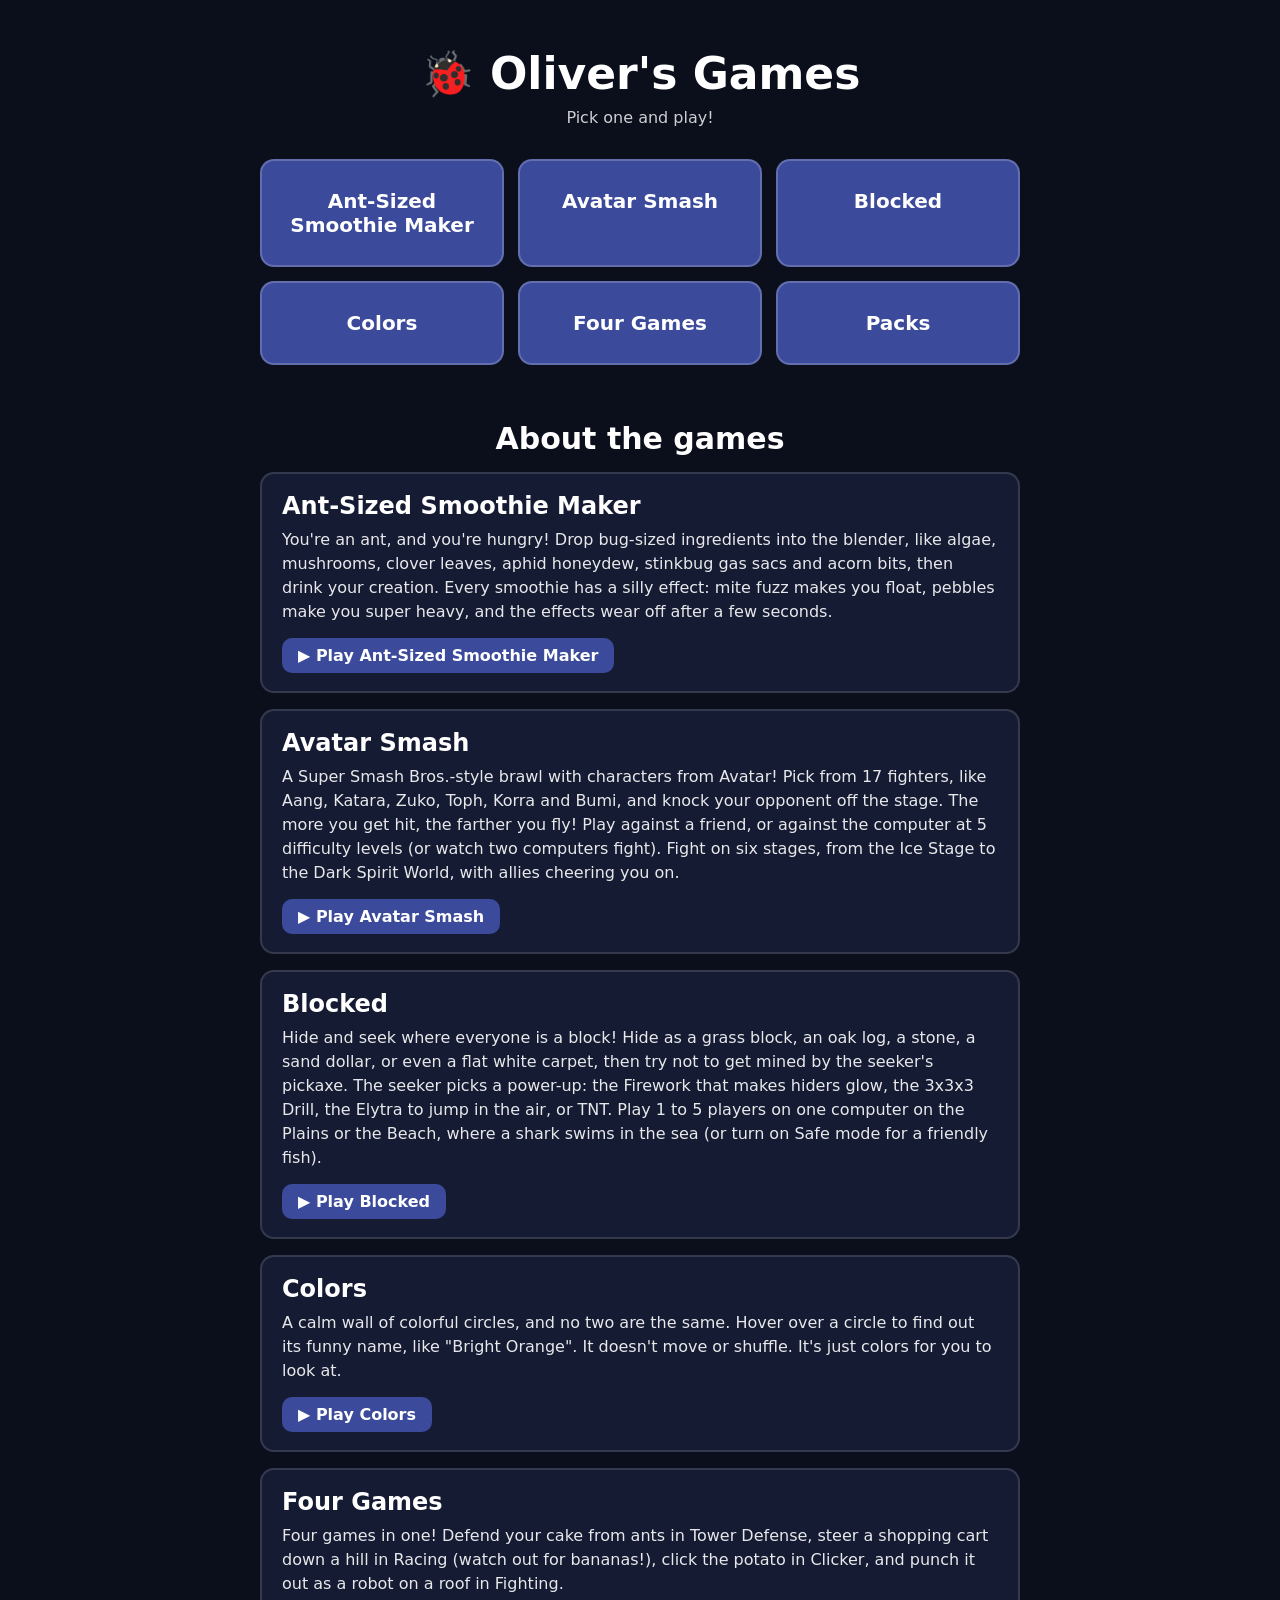
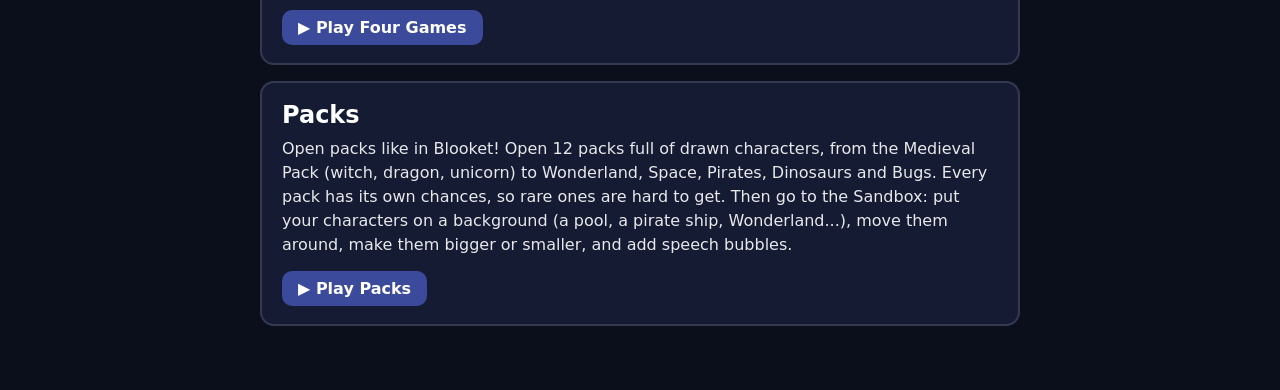
<file: index.html>
<!doctype html>
<html lang="en">
<head>
  <meta charset="UTF-8" />
  <meta name="viewport" content="width=device-width, initial-scale=1.0" />
  <title>Oliver's Games</title>
  <link rel="icon" type="image/svg+xml" href="./favicon.svg" />
  <style>
    :root { color-scheme: dark; }
    body { margin: 0; min-height: 100vh; background: #0b0f1c; color: #fff; font-family: 'Trebuchet MS', system-ui, sans-serif; text-align: center; }
    main { max-width: 760px; margin: 0 auto; padding: 48px 16px; }
    h1 { font-size: 44px; margin: 0 0 8px; }
    p { opacity: .8; margin: 0 0 32px; }
    .grid { display: grid; grid-template-columns: repeat(auto-fill, minmax(200px, 1fr)); gap: 14px; }
    .card { display: block; padding: 28px 12px; border-radius: 14px; background: #3b4a9a; color: #fff; font-weight: bold; font-size: 20px; text-decoration: none; border: 2px solid #fff3; }
    .card:hover { background: #4d5fc2; }
    .more { font-size: 30px; margin: 56px 0 8px; }
    .about { text-align: left; background: #151b33; border: 2px solid #fff2; border-radius: 14px; padding: 18px 20px; margin: 16px 0; }
    .about h3 { margin: 0 0 8px; font-size: 24px; }
    .about p { opacity: .9; margin: 0 0 14px; line-height: 1.5; }
    .play { display: inline-block; padding: 8px 16px; border-radius: 10px; background: #3b4a9a; color: #fff; font-weight: bold; text-decoration: none; }
    .play:hover { background: #4d5fc2; }
  </style>
</head>
<body>
  <main>
    <h1>🐞 Oliver's Games</h1>
    <p>Pick one and play!</p>
    <div class="grid">
      <a class="card" href="./ant-sized-smoothie-maker/">Ant-Sized Smoothie Maker</a>
      <a class="card" href="./avatar-smash/">Avatar Smash</a>
      <a class="card" href="./blocked/">Blocked</a>
      <a class="card" href="./colors/">Colors</a>
      <a class="card" href="./four-games/">Four Games</a>
      <a class="card" href="./medieval-packs/">Packs</a>
    </div>
    <h2 class="more">About the games</h2>
    <section class="about">
      <h3>Ant-Sized Smoothie Maker</h3>
      <p>You're an ant, and you're hungry! Drop bug-sized ingredients into the blender, like algae, mushrooms, clover leaves, aphid honeydew, stinkbug gas sacs and acorn bits, then drink your creation. Every smoothie has a silly effect: mite fuzz makes you float, pebbles make you super heavy, and the effects wear off after a few seconds.</p>
      <a class="play" href="./ant-sized-smoothie-maker/">▶ Play Ant-Sized Smoothie Maker</a>
    </section>
    <section class="about">
      <h3>Avatar Smash</h3>
      <p>A Super Smash Bros.-style brawl with characters from Avatar! Pick from 17 fighters, like Aang, Katara, Zuko, Toph, Korra and Bumi, and knock your opponent off the stage. The more you get hit, the farther you fly! Play against a friend, or against the computer at 5 difficulty levels (or watch two computers fight). Fight on six stages, from the Ice Stage to the Dark Spirit World, with allies cheering you on.</p>
      <a class="play" href="./avatar-smash/">▶ Play Avatar Smash</a>
    </section>
    <section class="about">
      <h3>Blocked</h3>
      <p>Hide and seek where everyone is a block! Hide as a grass block, an oak log, a stone, a sand dollar, or even a flat white carpet, then try not to get mined by the seeker's pickaxe. The seeker picks a power-up: the Firework that makes hiders glow, the 3x3x3 Drill, the Elytra to jump in the air, or TNT. Play 1 to 5 players on one computer on the Plains or the Beach, where a shark swims in the sea (or turn on Safe mode for a friendly fish).</p>
      <a class="play" href="./blocked/">▶ Play Blocked</a>
    </section>
    <section class="about">
      <h3>Colors</h3>
      <p>A calm wall of colorful circles, and no two are the same. Hover over a circle to find out its funny name, like &quot;Bright Orange&quot;. It doesn't move or shuffle. It's just colors for you to look at.</p>
      <a class="play" href="./colors/">▶ Play Colors</a>
    </section>
    <section class="about">
      <h3>Four Games</h3>
      <p>Four games in one! Defend your cake from ants in Tower Defense, steer a shopping cart down a hill in Racing (watch out for bananas!), click the potato in Clicker, and punch it out as a robot on a roof in Fighting.</p>
      <a class="play" href="./four-games/">▶ Play Four Games</a>
    </section>
    <section class="about">
      <h3>Packs</h3>
      <p>Open packs like in Blooket! Open 12 packs full of drawn characters, from the Medieval Pack (witch, dragon, unicorn) to Wonderland, Space, Pirates, Dinosaurs and Bugs. Every pack has its own chances, so rare ones are hard to get. Then go to the Sandbox: put your characters on a background (a pool, a pirate ship, Wonderland...), move them around, make them bigger or smaller, and add speech bubbles.</p>
      <a class="play" href="./medieval-packs/">▶ Play Packs</a>
    </section>
  </main>
</body>
</html>
</file>
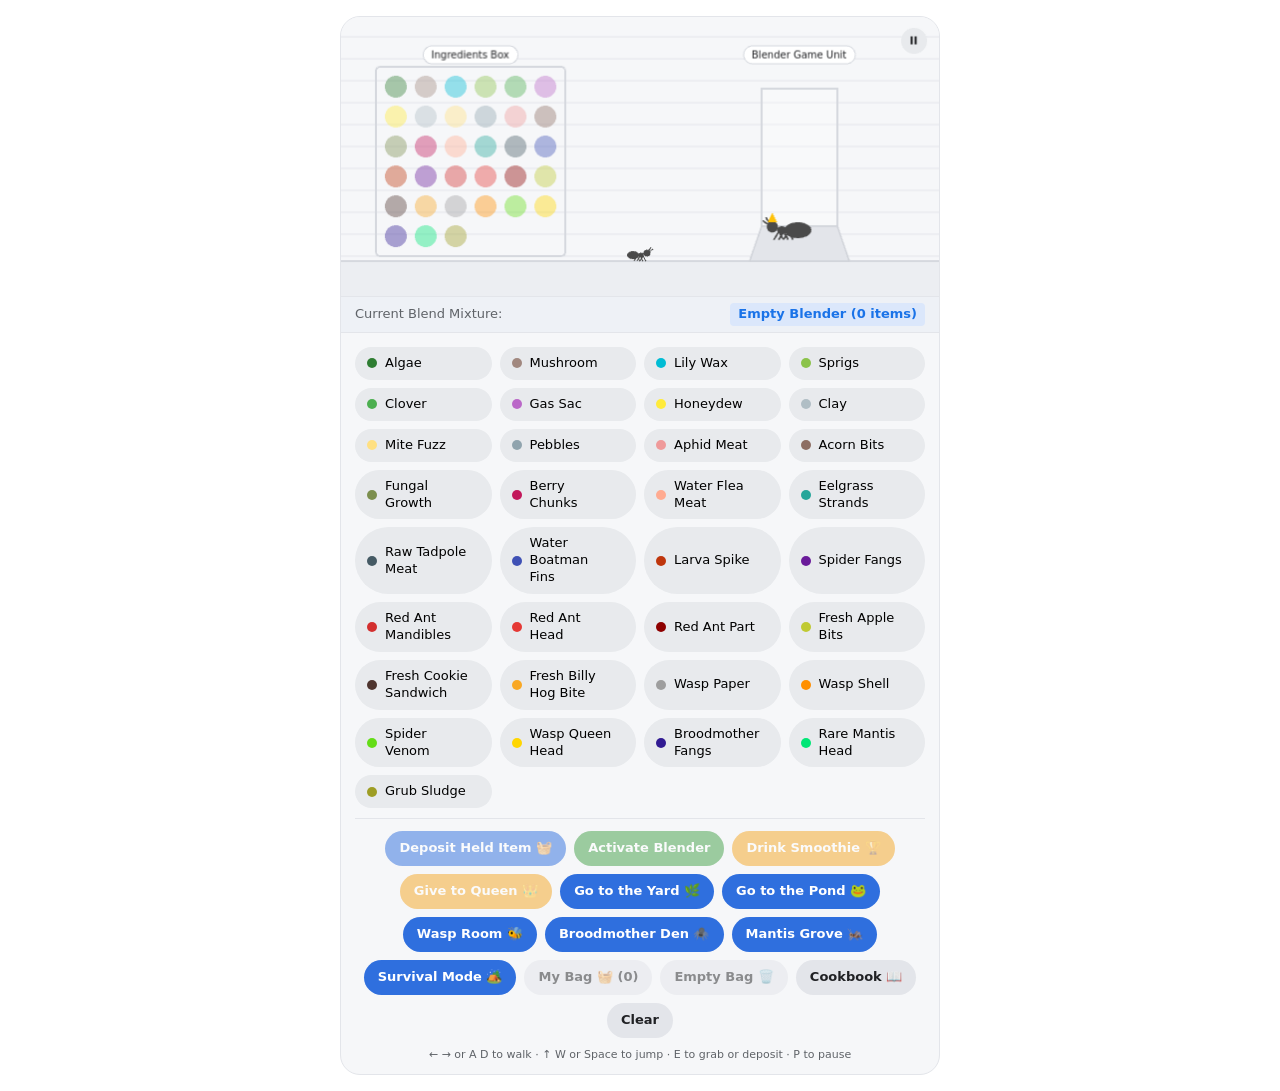
<file: ant-sized-smoothie-maker/index.html>
<!doctype html>
<html lang="en">
<head>
  <meta charset="UTF-8" />
  <meta name="viewport" content="width=device-width, initial-scale=1.0" />
  <title>Ant-Sized Smoothie Maker</title>
  <script type="module" crossorigin src="./assets/index-BK2VKX5X.js"></script>
  <link rel="stylesheet" crossorigin href="./assets/index-DWVWQAvm.css">
  <link rel="icon" type="image/svg+xml" href="../favicon.svg" />
</head>
<body>
  <main class="card">
    <div id="stage"></div>
    <section id="haul-bar" class="haul-bar" hidden>
      <span id="haul-text"></span>
      <button id="haul-free" class="link-btn">Back to free mode</button>
    </section>
    <section id="yard-bar" class="yard-bar">
      <span id="adventure-text"></span>
      <span>
        <button id="yard-done" class="link-btn">I'm done</button>
        <button id="yard-leave" class="link-btn">Back to the room</button>
      </span>
    </section>
    <section class="mixture-bar">
      <span>Current Blend Mixture: <span id="mixture-text"></span></span>
      <button id="empty-blender" class="link-btn">Empty Blender (0 items)</button>
    </section>
    <section id="pills" class="pills"></section>
    <footer class="actions">
      <button id="deposit" class="act blue">Deposit Held Item 🧺</button>
      <button id="blend" class="act green">Activate Blender</button>
      <button id="drink" class="act yellow">Drink Smoothie 🏆</button>
      <button id="give-queen" class="act yellow">Give to Queen 👑</button>
      <button id="yard-btn" class="act blue">Go to the Yard 🌿</button>
      <button id="pond-btn" class="act blue">Go to the Pond 🐸</button>
      <button id="wasp-btn" class="act blue">Wasp Room 🐝</button>
      <button id="brood-btn" class="act blue">Broodmother Den 🕷️</button>
      <button id="mantis-btn" class="act blue">Mantis Grove 🦗</button>
      <button id="mode-btn" class="act blue">Survival Mode 🏕️</button>
      <button id="bag-btn" class="act gray">My Bag 🧺 (0)</button>
      <button id="bag-empty" class="act gray">Empty Bag 🗑️</button>
      <button id="cookbook-btn" class="act gray">Cookbook 📖</button>
      <button id="clear" class="act gray">Clear</button>
    </footer>
    <p class="help">← → or A D to walk · ↑ W or Space to jump · E to grab or deposit · P to pause</p>
  </main>
  <dialog id="cookbook" class="cookbook"></dialog>
  <dialog id="yard-results" class="cookbook"></dialog>
</body>
</html>
</file>
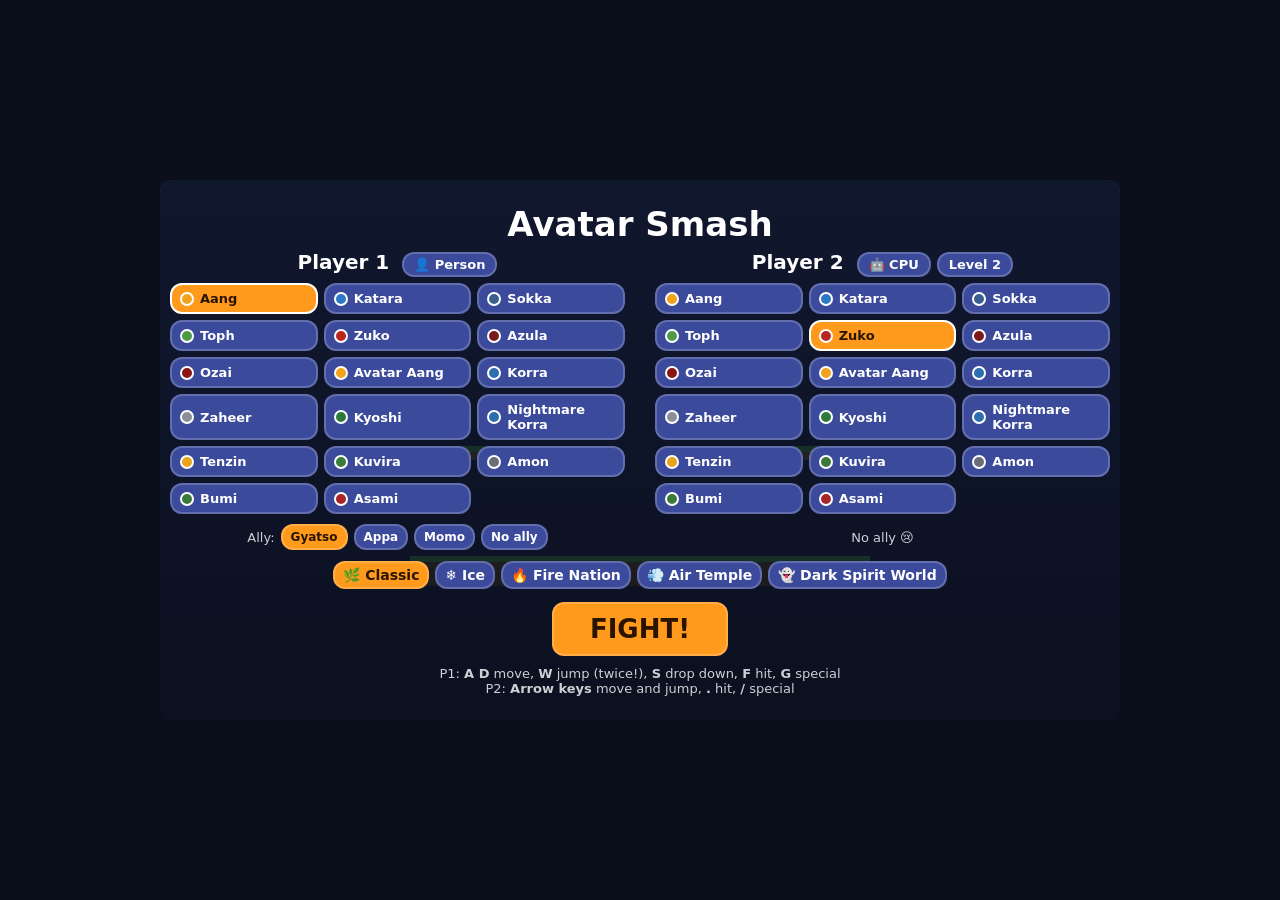
<file: avatar-smash/index.html>
<!doctype html>
<html lang="en">
<head>
  <meta charset="UTF-8" />
  <meta name="viewport" content="width=device-width, initial-scale=1.0" />
  <title>Avatar Smash</title>
  <script type="module" crossorigin src="./assets/index-nmYDC2Op.js"></script>
  <link rel="stylesheet" crossorigin href="./assets/index-BoXZ_bTL.css">
  <link rel="icon" type="image/svg+xml" href="../favicon.svg" />
</head>
<body>
  <main>
    <canvas id="stage" width="960" height="540"></canvas>
    <button id="end" class="small" hidden>End battle</button>

    <section id="select">
      <h1>Avatar Smash</h1>
      <div class="cols">
        <div class="col">
          <h2>Player 1 <button id="cpu1" class="small"></button><button id="lv1" class="small"></button></h2>
          <div id="p1list" class="list"></div>
          <div id="a1" class="allies"></div>
        </div>
        <div class="col">
          <h2>Player 2 <button id="cpu" class="small"></button><button id="lv2" class="small"></button></h2>
          <div id="p2list" class="list"></div>
          <div id="a2" class="allies"></div>
        </div>
      </div>
      <div id="stages" class="allies"></div>
      <button id="fight" class="big">FIGHT!</button>
      <p class="hint">P1: <b>A D</b> move, <b>W</b> jump (twice!), <b>S</b> drop down, <b>F</b> hit, <b>G</b> special<br />
        P2: <b>Arrow keys</b> move and jump, <b>.</b> hit, <b>/</b> special</p>
    </section>

    <section id="over" hidden>
      <h2 id="winner"></h2>
      <div class="row">
        <button id="rematch" class="big">Rematch</button>
        <button id="again">Pick fighters</button>
      </div>
    </section>
  </main>
</body>
</html>
</file>
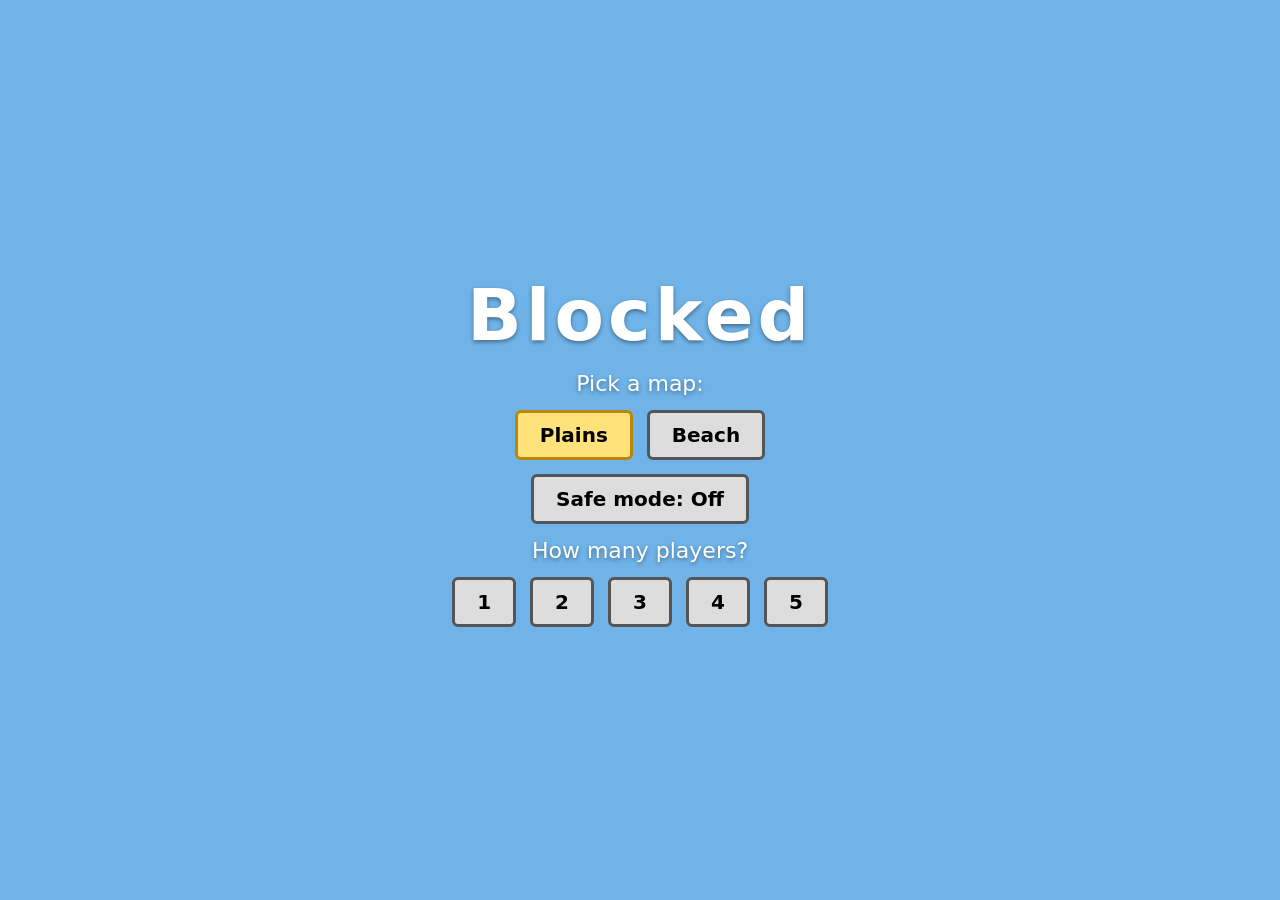
<file: blocked/index.html>
<!doctype html>
<html lang="en">
<head>
  <meta charset="UTF-8" />
  <meta name="viewport" content="width=device-width, initial-scale=1.0" />
  <title>Blocked</title>
  <script type="module" crossorigin src="./assets/index-h0j9h-2n.js"></script>
  <link rel="stylesheet" crossorigin href="./assets/index-DqCQk56e.css">
  <link rel="icon" type="image/svg+xml" href="../favicon.svg" />
</head>
<body>
  <main id="app">
    <div id="view"></div>
    <div id="hud" hidden>
      <p id="status"></p>
      <p id="message"></p>
      <div id="crosshair"></div>
      <div id="minebar" hidden><i></i></div>
      <button id="end-turn" hidden>I'm hidden! (end turn)</button>
      <button id="give-up" hidden>Give up</button>
      <p id="hint"></p>
    </div>
    <section id="menu" class="panel">
      <h1>Blocked</h1>
      <p>Pick a map:</p>
      <div class="row"><button id="map-plains" class="sel">Plains</button><button id="map-beach">Beach</button></div>
      <div class="row"><button id="safe-toggle">Safe mode: Off</button></div>
      <p>How many players?</p>
      <div class="row">
        <button id="players-1">1</button><button id="players-2">2</button><button id="players-3">3</button><button id="players-4">4</button><button id="players-5">5</button>
      </div>
    </section>
    <section id="seeker-pick" class="panel" hidden>
      <h2>Who wants to be the seeker?</h2>
      <div class="row" id="seeker-buttons"></div>
    </section>
    <section id="block-pick" class="panel" hidden>
      <h2 id="pick-title"></h2>
      <div class="row" id="block-buttons"></div>
    </section>
    <section id="powerup-pick" class="panel" hidden>
      <h2>Seeker: pick a power-up</h2>
      <div class="row"><button id="powerup-firework">🎆 Firework<br><small>Everyone within 10 blocks glows forever. Press G. 1 use.</small></button><button id="powerup-drill">⛏️ Drill<br><small>Hold G: mines a 3 x 3 x 3 cube in 1 second. Unlimited.</small></button><button id="powerup-elytra">🪽 Elytra<br><small>Press Space in the air to jump again and again, up to 30 blocks high.</small></button><button id="powerup-tnt">💥 TNT<br><small>Press G to place TNT. It blows up in 5 seconds and breaks a 7 x 7 x 7 cube. 3 uses.</small></button></div>
    </section>
    <section id="cover" hidden><button id="cover-btn"></button></section>
    <section id="over" class="panel" hidden>
      <h2 id="over-title"></h2>
      <p id="over-text"></p>
      <button id="again">Play again</button>
    </section>
  </main>
</body>
</html>
</file>
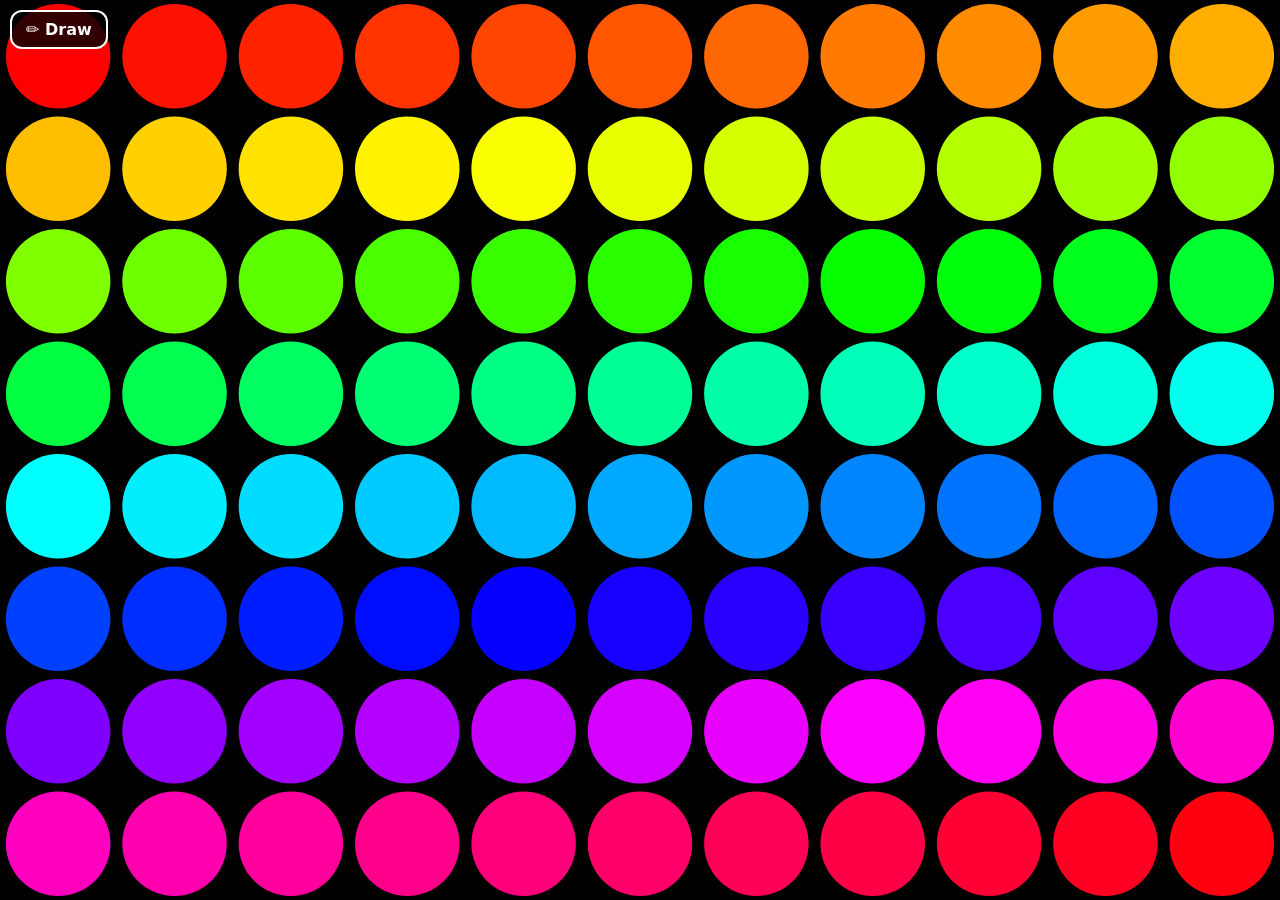
<file: colors/index.html>
<!doctype html>
<html lang="en">
<head>
  <meta charset="UTF-8" />
  <meta name="viewport" content="width=device-width, initial-scale=1.0" />
  <title>Colors</title>
  <script type="module" crossorigin src="./assets/index-BxC6El2W.js"></script>
  <link rel="stylesheet" crossorigin href="./assets/index-CsyaFGZX.css">
  <link rel="icon" type="image/svg+xml" href="../favicon.svg" />
</head>
<body>
  <canvas id="colors"></canvas>
  <div id="bar">
    <button id="draw">✏️ Draw</button>
    <span id="tools" hidden>
      <button id="clear">🧹 Clear</button>
    </span>
  </div>
  <div id="palette" hidden></div>
  <div id="tip" hidden></div>
</body>
</html>
</file>
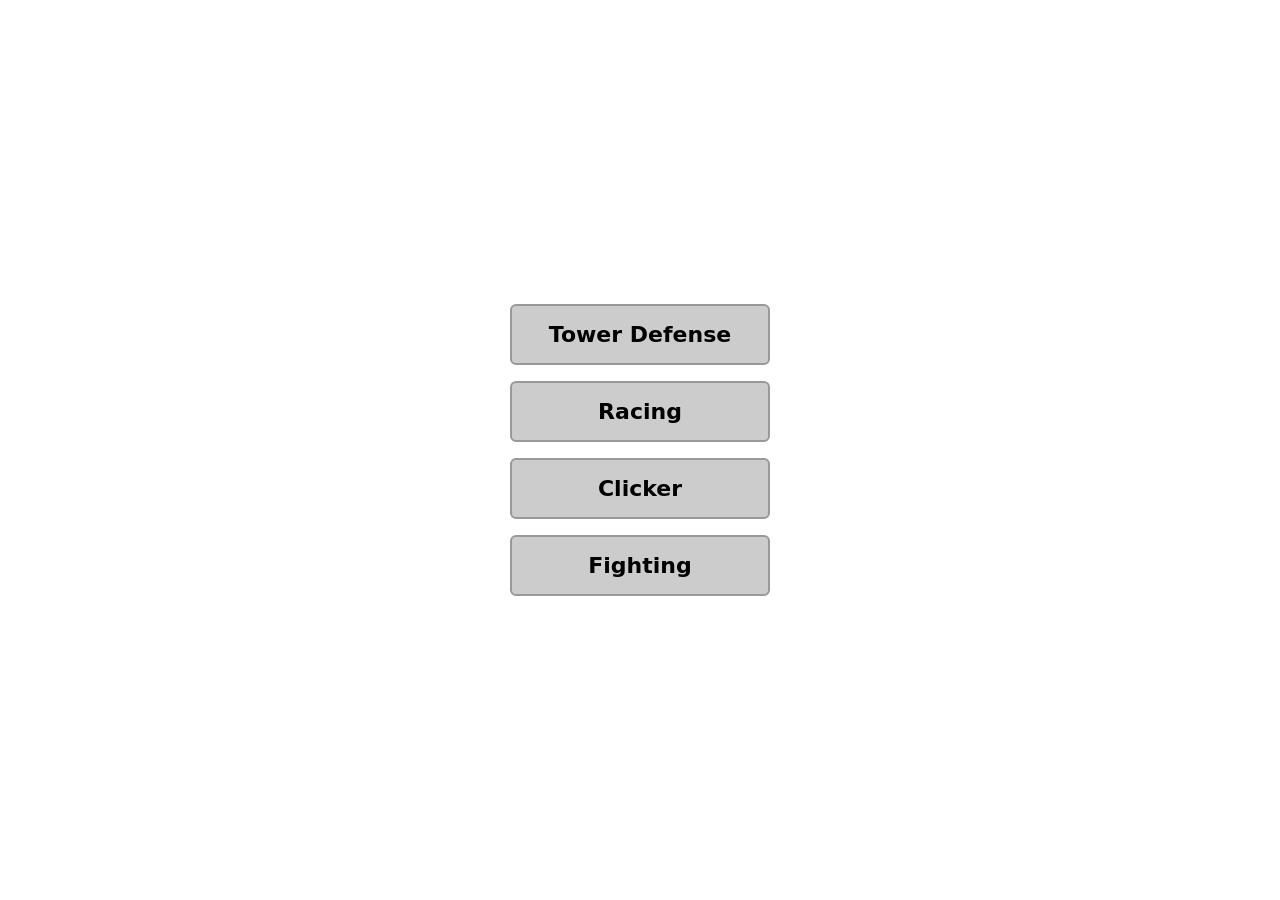
<file: four-games/index.html>
<!doctype html>
<html lang="en">
<head>
  <meta charset="UTF-8" />
  <meta name="viewport" content="width=device-width, initial-scale=1.0" />
  <title>Four Games</title>
  <script type="module" crossorigin src="./assets/index-CEGMVfKR.js"></script>
  <link rel="stylesheet" crossorigin href="./assets/index-CpRWCU0I.css">
  <link rel="icon" type="image/svg+xml" href="../favicon.svg" />
</head>
<body>
  <main id="menu">
    <button data-game="Tower Defense">Tower Defense</button>
    <button data-game="Racing">Racing</button>
    <button data-game="Clicker">Clicker</button>
    <button data-game="Fighting">Fighting</button>
  </main>
  <section id="game" hidden>
    <button id="back">Back</button>
    <h1 id="title"></h1>
    <div id="arena"></div>
  </section>
</body>
</html>
</file>
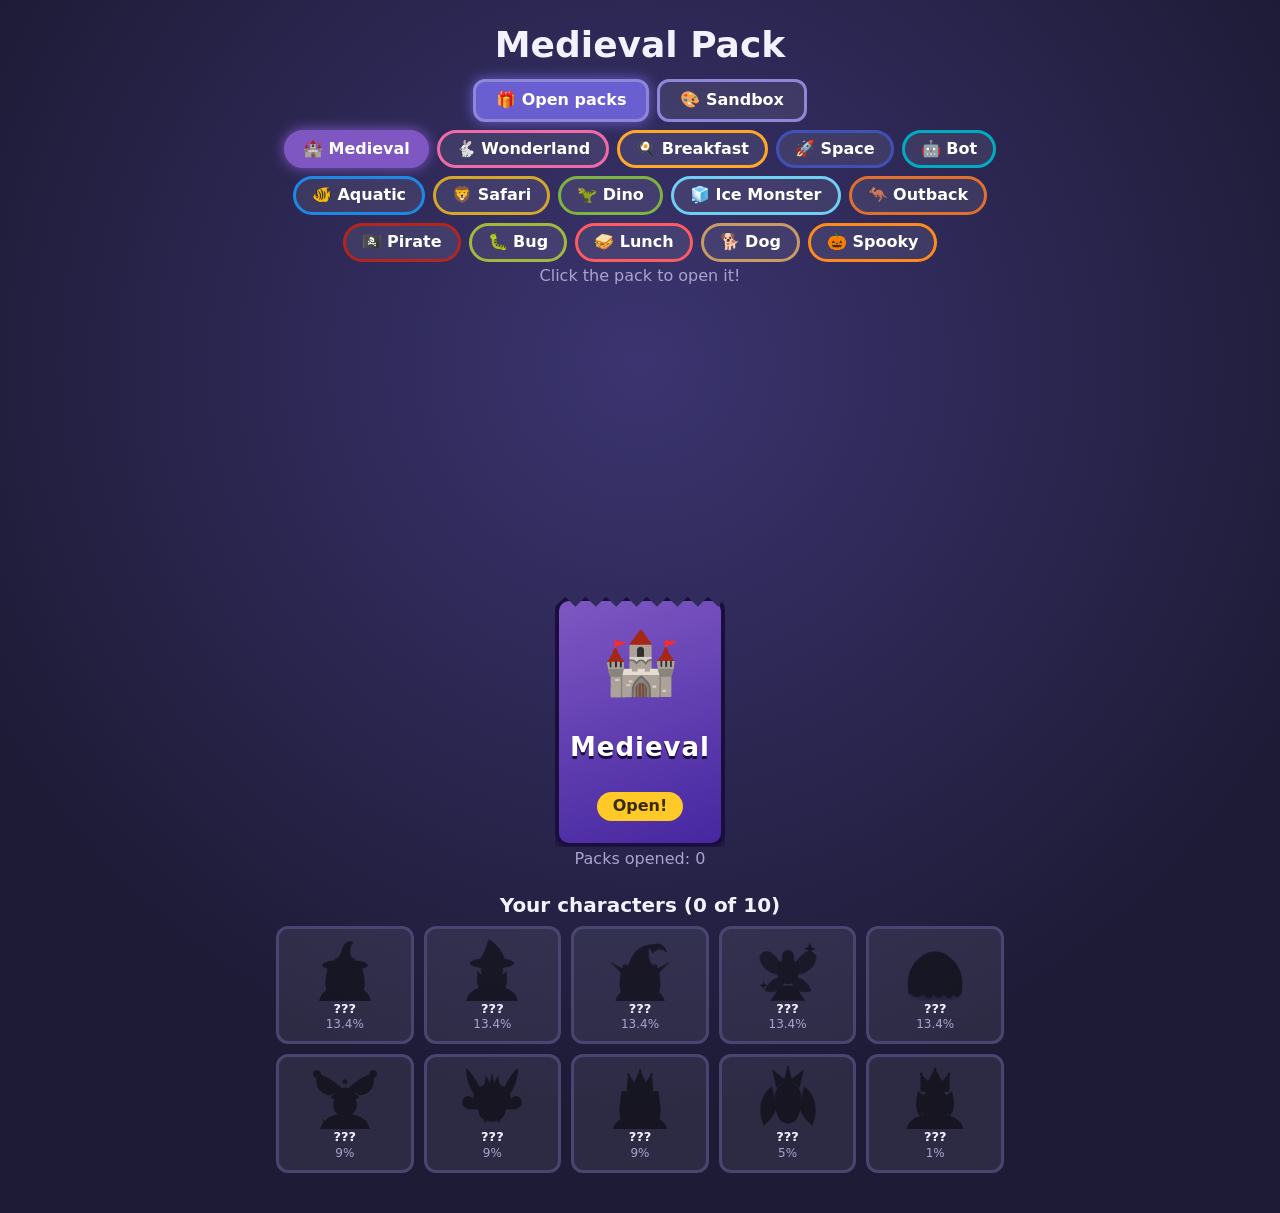
<file: medieval-packs/index.html>
<!doctype html>
<html lang="en">
<head>
  <meta charset="UTF-8" />
  <meta name="viewport" content="width=device-width, initial-scale=1.0" />
  <title>Packs</title>
  <script type="module" crossorigin src="./assets/index-DWYzNgu1.js"></script>
  <link rel="stylesheet" crossorigin href="./assets/index-SjKaMNK5.css">
  <link rel="icon" type="image/svg+xml" href="../favicon.svg" />
</head>
<body>
  <div id="leaves" aria-hidden="true"></div>
  <main class="room">
    <h1 id="title">Medieval Pack</h1>
    <nav class="modes" id="modes" aria-label="Choose what to do">
      <button id="mode-packs" class="on">🎁 Open packs</button>
      <button id="mode-sandbox">🎨 Sandbox</button>
    </nav>
    <nav class="packs" id="packs" aria-label="Choose a pack"></nav>

    <div id="packs-view">
      <p class="sub">Click the pack to open it!</p>

      <section class="stage" id="stage">
        <div class="reveal" id="reveal" hidden>
          <div class="pic" id="pic"></div>
          <div class="name" id="name"></div>
          <div class="chance" id="chance"></div>
        </div>
        <button class="pack" id="pack" aria-label="Open a pack">
          <span class="crown" id="crown">🏰</span>
          <span class="label" id="label">Medieval</span>
          <span class="tap">Open!</span>
        </button>
      </section>

      <p class="count" id="count">Packs opened: 0</p>

      <h2>Your characters <span id="found"></span></h2>
      <ul class="shelf" id="shelf"></ul>
    </div>

    <div id="sandbox-view" hidden>
      <p class="sub">Click a character below to add it, or type some words. Drag anything to move it. Click its ✕ or drag it down to the bin under the picture to take it off.</p>
      <div class="scenes" id="scenes" aria-label="Choose a background"><span class="scenes-label">Background:</span></div>
      <div class="board" id="board">
        <div class="scene" id="scene"></div>
      </div>
      <div class="tools"><span id="board-count"></span><div class="trash" id="trash" title="Drag a character here to take it off">🗑️ <span>Drop here to take off</span></div><button id="clear">Clear all</button></div>
      <div class="sizebar" id="sizebar">
        <span class="scenes-label">Size of the picked one:</span>
        <button id="size-down" aria-label="Smaller">−</button>
        <input id="size-range" type="range" min="40" max="300" step="5" value="100" aria-label="Size" disabled />
        <button id="size-up" aria-label="Bigger">+</button>
        <span id="size-label">pick something first</span>
      </div>
      <div class="sizebar" id="turnbar">
        <span class="scenes-label">Turn the picked one:</span>
        <button id="turn-left" aria-label="Turn left">↺</button>
        <input id="turn-range" type="range" min="-180" max="180" step="5" value="0" aria-label="Turn" disabled />
        <button id="turn-right" aria-label="Turn right">↻</button>
        <span id="turn-label">pick something first</span>
      </div>
      <div class="texttools" id="texttools">
        <span class="scenes-label">Words:</span>
        <input id="text-input" type="text" maxlength="80" placeholder="Type something..." autocomplete="off" aria-label="Words to put on the screen" />
        <span class="sizes" id="text-sizes"><button data-size="S">Small</button><button data-size="M" class="on">Medium</button><button data-size="L">Big</button></span>
        <span class="colors" id="text-colors" aria-label="Choose a color"></span>
        <button id="text-bubble" aria-pressed="false">💬 Speech bubble</button>
        <button id="text-add">Add words</button>
      </div>
      <h2>Add to the screen <span class="muted">(you don't need to have them)</span></h2>
      <div class="tray" id="tray"></div>
    </div>
  </main>
</body>
</html>
</file>
<file: ant-sized-smoothie-maker/assets/index-DWVWQAvm.css>
:root{--bg:#fff;--card:#f6f7f9;--line:#e3e5ea;--text:#202124;--muted:#5f6368;--accent:#1a73e8}*{box-sizing:border-box}body{background:var(--bg);color:var(--text);justify-content:center;margin:0;padding:16px;font:13px/1.3 system-ui,-apple-system,Segoe UI,Roboto,sans-serif;display:flex}.card{background:var(--card);border:1px solid var(--line);border-radius:20px;width:100%;max-width:600px;overflow:hidden}#stage canvas{display:block;width:100%!important;height:auto!important}.counters{border-top:1px solid var(--line);grid-template-columns:repeat(6,1fr);gap:4px;padding:10px;display:grid}.counter{border:1px solid var(--line);text-align:center;background:#fff;border-radius:3px;padding:3px 2px 4px;font-size:11px}.counter .name{border-bottom:1.5px solid;margin:0 4px 3px;padding-bottom:2px}.counter .n{font-weight:700}.mixture-bar{border-top:1px solid var(--line);border-bottom:1px solid var(--line);color:var(--muted);background:#eef1f6;justify-content:space-between;align-items:center;gap:8px;padding:6px 14px;display:flex}.link-btn{color:var(--accent);font:inherit;cursor:pointer;white-space:nowrap;background:#dbe7fb;border:0;border-radius:4px;padding:3px 8px;font-weight:600}.pills{grid-template-columns:repeat(4,1fr);gap:8px;padding:14px 14px 10px;display:grid}.pill{font:inherit;text-align:left;cursor:pointer;background:#e8eaed;border:2px solid #0000;border-radius:999px;align-items:center;gap:8px;padding:6px 10px;font-weight:500;display:flex}.pill:hover{background:#dfe2e6}.pill.held{border-color:var(--accent);background:#fff}.pill .dot{border-radius:50%;flex:none;width:10px;height:10px}.actions{border-top:1px solid var(--line);flex-wrap:wrap;justify-content:center;gap:8px;margin:0 14px;padding:12px 0 10px;display:flex}.act{font:inherit;color:#fff;cursor:pointer;border:0;border-radius:999px;padding:9px 14px;font-weight:600}.act:disabled{opacity:.5;cursor:default}.blue{background:#2f6fde}.green{background:#43a047}.yellow{background:#f5a623}.gray{color:var(--text);background:#e3e5ea}.help{text-align:center;color:var(--muted);margin:0 0 12px;font-size:11px}@media (width<=520px){.counters{grid-template-columns:repeat(4,1fr)}.pills{grid-template-columns:repeat(2,1fr)}}.cookbook{border:1px solid var(--line);width:min(560px,100vw - 24px);max-height:calc(100vh - 32px);color:var(--text);background:#fff;border-radius:16px;padding:16px 18px}.cookbook::backdrop{background:#20212473}.cookbook h2{margin:0 0 6px}.cookbook h3{margin:14px 0 4px}.cookbook .note{color:var(--muted);margin:0 0 6px}.cookbook .close{float:right;background:var(--line);cursor:pointer;border:0;border-radius:50%;width:28px;height:28px;font-size:14px;position:sticky;top:0}.cookbook ul{margin:0;padding:0;list-style:none}.cookbook .entry{border-top:1px solid var(--line);gap:10px;padding:6px 0;display:flex}.cookbook .who{flex-wrap:wrap;flex:0 0 38%;align-items:center;gap:2px 6px;font-weight:600;display:flex}.cookbook .dot{border-radius:50%;width:10px;height:10px;margin-right:4px;display:inline-block}.cookbook .what{flex:1}.cookbook .found{margin:0 0 6px}.cookbook .unknown{color:var(--muted)}.cookbook .reset{background:var(--line);font:inherit;cursor:pointer;border:0;border-radius:999px;margin-top:12px;padding:7px 14px;font-weight:600}.cookbook .reset.sure{color:#fff;background:#e53935}.yard-bar,.haul-bar{border-top:1px solid var(--line);color:#33691e;background:#f1f8e9;flex-wrap:wrap;justify-content:space-between;align-items:center;gap:8px;padding:8px 14px;display:flex}.haul-bar{color:#6d4c00;background:#fff8e1}.haul-bar[hidden],.yard-bar{display:none}body.mode-yard .yard-bar{display:flex}body.mode-yard .counters,body.mode-yard .mixture-bar,body.mode-yard .pills,body.mode-yard .actions,body.mode-yard .help,body.mode-yard .haul-bar{display:none}.pill .count{color:var(--muted);margin-left:auto;font-weight:700}.pill.empty{opacity:.4}.haul{columns:2;margin:4px 0 0;padding:0;list-style:none}.haul li{align-items:center;gap:6px;padding:3px 0;display:flex}.haul .dot{border-radius:50%;width:10px;height:10px;display:inline-block}.haul-buttons{flex-wrap:wrap;gap:8px;margin-top:14px;display:flex}#bag-empty.sure{color:#fff;background:#e53935}#mode-btn.sure{background:#e53935}.cookbook .helps{color:#2e7d32;font-size:12px}
</file>
<file: avatar-smash/assets/index-BoXZ_bTL.css>
*{box-sizing:border-box}body{color:#fff;background:#0b0f1c;place-items:center;min-height:100vh;margin:0;font-family:Trebuchet MS,system-ui,sans-serif;display:grid}main{aspect-ratio:960/540;width:min(960px,100vw);position:relative}canvas{background:#1a2448;border-radius:12px;width:100%;height:100%;display:block}section{text-align:center;background:#0b0f1ccc;border-radius:12px;flex-direction:column;justify-content:center;align-items:center;padding:10px;display:flex;position:absolute;inset:0}section[hidden]{display:none}h1{margin:0 0 6px;font-size:34px}h2{margin:0 0 6px;font-size:20px}.cols{gap:30px;display:flex}.list{grid-template-columns:repeat(3,1fr);gap:6px;display:grid}.list button{text-align:left;align-items:center;gap:6px;min-width:140px;padding:6px 8px;font-size:13px;display:flex}.list button i{border:2px solid #fff;border-radius:50%;flex:none;width:14px;height:14px}.list button.picked{color:#2a1400;background:#ff9a1c;border-color:#fff}button{font:inherit;color:#fff;cursor:pointer;background:#3b4a9a;border:2px solid #fff3;border-radius:12px;padding:8px 14px;font-weight:700}button:hover{background:#4d5eb8}.list button.picked:hover{background:#ffb04a}button.big{color:#2a1400;background:#ff9a1c;margin-top:12px;padding:10px 36px;font-size:26px}#end{z-index:2;background:#c0392b;margin:0;position:absolute;top:10px;right:10px}#end:hover{background:#e04b3a}button.small{margin-left:6px;padding:3px 10px;font-size:13px}.row{align-items:center;gap:12px;display:flex}.hint{opacity:.8;margin:10px 0 0;font-size:13px}#winner{color:#ffd23a;margin-bottom:8px;font-size:44px}.allies{flex-wrap:wrap;justify-content:center;align-items:center;gap:6px;min-height:30px;margin-top:8px;font-size:13px;display:flex}.allies button{padding:4px 8px;font-size:12px}#stages button{font-size:14px}.allies button.picked,#stages button.picked{color:#2a1400;background:#ff9a1c}.allies span{opacity:.8}
</file>
<file: blocked/assets/index-DqCQk56e.css>
*{box-sizing:border-box}html,body{background:#000;height:100%;margin:0;font-family:Trebuchet MS,system-ui,sans-serif;overflow:hidden}#app{position:fixed;inset:0}#view{position:absolute;inset:0}#view canvas{width:100%;height:100%;display:block}button{font:inherit;color:#000;cursor:pointer;background:#ddd;border:3px solid #555;border-radius:6px;padding:10px 22px;font-size:20px;font-weight:700}button:hover{background:#fff}.panel{color:#fff;text-shadow:0 2px 4px #0006;background:#6fb3e8;flex-direction:column;justify-content:center;align-items:center;gap:14px;display:flex;position:absolute;inset:0}.panel h1{letter-spacing:4px;margin:0;font-size:72px}.panel h2{margin:0;font-size:36px}.panel p{margin:0;font-size:22px}.row{flex-wrap:wrap;justify-content:center;gap:14px;display:flex}.block-btn{flex-direction:column;align-items:center;gap:8px;display:flex}.block-btn img{width:96px;height:96px;image-rendering:pixelated;border:3px solid #333}#cover{background:#000;justify-content:center;align-items:center;display:flex;position:absolute;inset:0}#cover button{color:#888;background:#222;border-color:#444}#hud{pointer-events:none;color:#fff;text-shadow:0 2px 3px #000;position:absolute;inset:0}#hud p{text-align:center;margin:0;position:absolute;left:0;right:0}#status{font-size:24px;font-weight:700;top:12px}#message{color:#ffe27a;font-size:20px;top:52px}#hint{font-size:14px;bottom:12px}#crosshair{opacity:.8;border:2px solid #fff;border-radius:50%;width:14px;height:14px;margin:-7px 0 0 -7px;position:absolute;top:50%;left:50%}#minebar{background:#0008;border:2px solid #fff;width:120px;height:10px;margin-left:-60px;position:absolute;top:calc(50% + 24px);left:50%}#minebar i{background:#ffe27a;width:0;height:100%;display:block}#end-turn,#give-up{pointer-events:auto;position:absolute;bottom:44px;right:16px}[hidden]{display:none!important}#powerup-firework small{font-size:14px;font-weight:400}#menu button.sel{background:#ffe27a;border-color:#b8860b}
</file>
<file: colors/assets/index-CsyaFGZX.css>
*{box-sizing:border-box}html,body{background:#000;height:100%;margin:0;overflow:hidden}canvas{width:100vw;height:100vh;display:block}#tip{pointer-events:none;color:#fff;white-space:nowrap;background:#000d;border:2px solid #fff;border-radius:10px;padding:6px 12px;font:700 18px Trebuchet MS,system-ui,sans-serif;position:fixed}#tip[hidden]{display:none}#bar{align-items:center;gap:8px;display:flex;position:fixed;top:10px;left:10px}#bar button{color:#fff;cursor:pointer;background:#000c;border:2px solid #fff;border-radius:12px;padding:8px 14px;font:700 16px Trebuchet MS,system-ui,sans-serif}#bar button.on{color:#000;background:#fff}#tools{align-items:center;gap:8px;display:flex}#tools[hidden]{display:none}canvas.drawing{cursor:crosshair;touch-action:none}#palette{background:#000c;border:2px solid #fff;border-radius:14px;grid-template-columns:repeat(9,28px);gap:6px;padding:10px;display:grid;position:fixed;top:60px;left:10px}#palette[hidden]{display:none}#palette button{cursor:pointer;border:2px solid #000;border-radius:50%;width:28px;height:28px;padding:0}#palette button.picked{border-color:#fff;box-shadow:0 0 0 2px #000,0 0 0 4px #fff}
</file>
<file: four-games/assets/index-CpRWCU0I.css>
*{box-sizing:border-box}html,body{background:#fff;height:100%;margin:0;font-family:Trebuchet MS,system-ui,sans-serif}#menu{flex-direction:column;justify-content:center;align-items:center;gap:16px;height:100%;display:flex}#menu button{color:#000;cursor:pointer;background:#ccc;border:2px solid #999;border-radius:6px;width:260px;padding:16px;font-family:inherit;font-size:22px;font-weight:700}#game{padding:16px}#game button{color:#000;cursor:pointer;background:#ccc;border:2px solid #999;border-radius:6px;padding:8px 14px;font-family:inherit;font-size:16px;font-weight:700}[hidden]{display:none!important}#game{flex-direction:column;align-items:center;gap:8px;display:flex}#game #back{align-self:flex-start}#title{margin:0;font-size:22px}#arena canvas{cursor:crosshair;border:2px solid #999;border-radius:6px;max-width:96vw;max-height:80vh;display:block}#clicker{-webkit-user-select:none;user-select:none;flex-direction:column;align-items:center;gap:6px;display:flex}#clicker .count{font-size:36px;font-weight:700}#clicker .rate{color:#555;font-size:16px}#clicker #potato{background:#f3e3b3;border-color:#c9a56b;border-radius:50%;padding:10px 30px;font-size:120px;line-height:1}#clicker #potato.pop{animation:.12s pop}@keyframes pop{50%{transform:scale(.9)}}#shop{flex-direction:column;gap:6px;margin-top:8px;display:flex}#shop .upgrade{text-align:left;width:340px;font-size:16px;font-weight:400}#shop .upgrade:disabled{opacity:.5;cursor:default}
</file>
<file: medieval-packs/assets/index-SjKaMNK5.css>
:root{--bg:#1d1b36;--ink:#f4f1ff;--muted:#a9a4cf;--glow:#8d99ae}*{box-sizing:border-box}body.autumn{background:radial-gradient(circle at 50% 25%,#b25a1c,#5e2608 60%,#2a1006 100%)}#leaves{pointer-events:none;z-index:0;display:none;position:fixed;inset:0;overflow:hidden}body.autumn #leaves{display:block}#leaves svg{top:0;left:var(--x);width:var(--s);height:var(--s);opacity:.85;animation:leaf-fall var(--t) linear var(--d) infinite;position:absolute}@keyframes leaf-fall{0%{transform:translateY(-12vh)rotate(0)}to{transform:translate3d(var(--dx), 112vh, 0) rotate(540deg)}}@media (prefers-reduced-motion:reduce){#leaves svg{top:var(--y);animation:none}}.room{z-index:1;position:relative}body{background:radial-gradient(circle at 50% 30%, #3b3470, var(--bg) 70%);min-height:100vh;color:var(--ink);margin:0;font:16px/1.3 system-ui,-apple-system,Segoe UI,Roboto,sans-serif}.room{text-align:center;max-width:760px;margin:0 auto;padding:18px 16px 40px}h1{margin:4px 0 0;font-size:36px}h2{margin:22px 0 8px;font-size:20px}.sub,.count{color:var(--muted);margin:2px 0 0}.packs{flex-wrap:wrap;justify-content:center;gap:8px;margin:8px 0 4px;display:flex}.packs button{font:inherit;color:#fff;cursor:pointer;border:3px solid var(--p1);background:#ffffff14;border-radius:20px;padding:6px 16px;font-weight:700}button[hidden]{display:none}.packs button.on{background:var(--p1);box-shadow:0 0 14px var(--p1)}.stage{height:560px;position:relative}.pack{width:170px;height:250px;font:inherit;color:#fff;cursor:pointer;background:linear-gradient(160deg, var(--p1,#7e57c2), var(--p2,#4527a0));clip-path:polygon(0 4%,6% 0,12% 4%,18% 0,24% 4%,30% 0,36% 4%,42% 0,48% 4%,54% 0,60% 4%,66% 0,72% 4%,78% 0,84% 4%,90% 0,96% 4%,100% 0,100% 100%,0 100%);border:4px solid #1a0f3c;border-radius:14px;flex-direction:column;justify-content:space-between;align-items:center;margin-left:-85px;padding:22px 8px;transition:transform .15s;display:flex;position:absolute;bottom:0;left:50%;box-shadow:0 8px 18px #0006}.pack:hover{transform:scale(1.05)rotate(-1deg)}.pack .crown{font-size:62px}.pack .label{letter-spacing:1px;text-shadow:0 3px #1a0f3c;font-size:26px;font-weight:800}.pack .tap{color:#3a2a00;background:#ffca28;border-radius:20px;padding:4px 16px;font-weight:800}.pack.shake{animation:.8s linear shake}.pack.gone{opacity:0;pointer-events:none;transition:transform .25s,opacity .25s;transform:scale(1.4)}@keyframes shake{0%,to{transform:rotate(0)scale(1)}10%{transform:rotate(-7deg)scale(1.05)}20%{transform:rotate(7deg)scale(1.05)}30%{transform:rotate(-9deg)scale(1.08)}40%{transform:rotate(9deg)scale(1.08)}50%{transform:rotate(-10deg)scale(1.1)}60%{transform:rotate(10deg)scale(1.1)}75%{transform:rotate(-5deg)scale(1.15)}90%{transform:rotate(4deg)scale(1.2)}}.reveal{border:4px solid var(--glow);width:260px;box-shadow:0 0 30px var(--glow), inset 0 0 24px #ffffff1a;background:#ffffff14;border-radius:18px;margin:0 auto;padding:18px 10px 14px;animation:.5s cubic-bezier(.2,1.6,.4,1) pop;position:absolute;inset:10px 0 auto}.reveal[hidden]{display:none}.reveal .pic svg{width:170px;height:170px;margin:0 auto 4px;display:block}.reveal .name{font-size:28px;font-weight:800}.reveal .chance{color:var(--muted);min-height:1.3em;font-weight:700}@keyframes pop{0%{opacity:0;transform:scale(.2)rotate(-12deg)}to{opacity:1;transform:scale(1)rotate(0)}}.shelf{grid-template-columns:repeat(auto-fill,minmax(120px,1fr));gap:10px;margin:0;padding:0;list-style:none;display:grid}.shelf li{border:3px solid var(--glow);background:#ffffff12;border-radius:12px;padding:8px 4px}.shelf li .pic svg{width:64px;height:64px;margin:0 auto;display:block}.shelf li .n{font-size:13px;font-weight:700}.shelf li .x{color:var(--muted);font-size:12px}.shelf li.unknown{border-color:#4a4570}.shelf li.unknown .pic{filter:grayscale()brightness(0);opacity:.5}.modes{justify-content:center;gap:8px;margin:10px 0 2px;display:flex}.modes button{font:inherit;color:#fff;cursor:pointer;background:#ffffff14;border:3px solid #8e86d8;border-radius:12px;padding:8px 20px;font-weight:800}.modes button.on{background:#6a5fd0;box-shadow:0 0 14px #6a5fd0}[hidden]{display:none!important}.muted{color:var(--muted);font-size:14px;font-weight:400}.board{touch-action:none;-webkit-user-select:none;user-select:none;background:radial-gradient(circle at 50% 40%,#ffffff1a,#0000 70%),#0a081e73;border:4px dashed #ffffff47;border-radius:18px;height:430px;margin-top:10px;position:relative;overflow:hidden}.item{cursor:grab;touch-action:none;border-radius:12px;width:110px;height:110px;position:absolute}.item .pic svg{pointer-events:none;filter:drop-shadow(0 4px 4px #00000059);width:100%;height:100%;display:block}.item.held{cursor:grabbing;transform:scale(1.08)rotate(-3deg)}.item.sel{outline-offset:2px;outline:3px dashed #ffca28}.item .take-off{cursor:pointer;width:26px;height:26px;font:inherit;color:#fff;background:#e53935;border:2px solid #fff;border-radius:50%;padding:0;font-size:13px;font-weight:800;display:none;position:absolute;top:-8px;right:-8px}.item:hover .take-off,.item.sel .take-off{display:block}.trash{color:#ffb4ac;background:#ff50501f;border:3px dashed #ff8a80;border-radius:14px;align-items:center;gap:6px;padding:4px 14px;font-size:22px;font-weight:700;transition:transform .12s,background .12s;display:flex}.trash span{font-size:13px}.trash.over{background:#ff50508c;transform:scale(1.12)}.tools{color:var(--muted);justify-content:space-between;align-items:center;margin-top:8px;display:flex}.tools button{font:inherit;color:#fff;cursor:pointer;background:#ffffff14;border:3px solid #ff8a80;border-radius:12px;padding:6px 16px;font-weight:700}.tray{grid-template-columns:repeat(auto-fill,minmax(104px,1fr));gap:10px;display:grid}.tray-item{font:inherit;color:var(--ink);cursor:pointer;border:3px solid var(--glow);background:#ffffff12;border-radius:12px;padding:8px 4px}.tray-item:hover{background:#ffffff29}.tray-item .pic svg{width:60px;height:60px;margin:0 auto;display:block}.tray-item .n{font-size:12px;font-weight:700}.scenes{flex-wrap:wrap;justify-content:center;align-items:center;gap:6px;margin-top:8px;display:flex}.scenes-label{color:var(--muted);margin-right:4px;font-weight:700}.scenes button{font:inherit;color:#fff;cursor:pointer;background:#ffffff14;border:2px solid #8e86d8;border-radius:16px;padding:4px 12px;font-size:14px;font-weight:700}.scenes button.on{background:#6a5fd0;box-shadow:0 0 10px #6a5fd0}.scene{pointer-events:none;position:absolute;inset:0}.scene svg{width:100%;height:100%;display:block}.texttools{flex-wrap:wrap;justify-content:center;align-items:center;gap:8px;margin-top:12px;display:flex}.texttools input{font:inherit;color:#fff;background:#00000040;border:3px solid #8e86d8;border-radius:12px;width:min(340px,100%);padding:6px 12px}.texttools button:not(.sw){font:inherit;color:#fff;cursor:pointer;background:#ffffff14;border:2px solid #8e86d8;border-radius:14px;padding:5px 12px;font-size:14px;font-weight:700}.texttools button.on:not(.sw){background:#6a5fd0;box-shadow:0 0 10px #6a5fd0}#text-add{background:#43a047!important;border-color:#a5d6a7!important}.sizes{gap:4px;display:inline-flex}.colors{gap:6px;display:inline-flex}.sw{cursor:pointer;background:var(--c);border:3px solid #ffffff40;border-radius:50%;width:26px;height:26px;padding:0}.sw.on{box-shadow:0 0 8px var(--c);border-color:#fff}.item.text{width:auto;min-width:30px;max-width:330px;height:auto;padding:2px 6px}.item.text span{text-align:center;color:var(--tc);word-break:break-word;pointer-events:none;font-weight:800;line-height:1.15;font-size:calc(var(--fs,26px) * var(--sc,1));text-shadow:-2px -2px #14101c,2px -2px #14101c,-2px 2px #14101c,2px 2px #14101c,0 3px 5px #0006;display:block}.item.text.size-S{--fs:16px}.item.text.size-M{--fs:26px}.item.text.size-L{--fs:44px}.item.text.bubble{background:var(--tc);border:3px solid #14101c;border-radius:18px;margin-bottom:14px;padding:8px 14px}.item.text.bubble span{color:#14101c;text-shadow:none}.item.text.bubble:before{content:"";border:10px solid #0000;border-top:16px solid #14101c;border-bottom:0;position:absolute;bottom:-19px;left:16px}.item.text.bubble:after{content:"";border:7px solid #0000;border-top:12px solid var(--tc);border-bottom:0;position:absolute;bottom:-12px;left:19px}.sizebar{flex-wrap:wrap;justify-content:center;align-items:center;gap:8px;margin-top:12px;display:flex}.sizebar button{width:32px;height:32px;font:inherit;color:#fff;cursor:pointer;background:#ffffff14;border:2px solid #8e86d8;border-radius:50%;padding:0;font-size:20px;font-weight:800;line-height:1}.sizebar button:disabled{opacity:.4;cursor:default}.sizebar input[type=range]{accent-color:#8e86d8;width:min(220px,50vw)}.sizebar #size-label,.sizebar #turn-label{text-align:left;min-width:120px;color:var(--muted);font-weight:700}.item .resize{cursor:nwse-resize;background:#ffca28;border:2px solid #14101c;border-radius:50%;width:18px;height:18px;display:none;position:absolute;bottom:-8px;right:-8px}.item.sel .resize{display:block}.item .rotate-h{cursor:grab;background:#7ee0ff;border:2px solid #14101c;border-radius:50%;width:16px;height:16px;margin-left:-8px;display:none;position:absolute;top:-28px;left:50%}.item .rotate-h:after{content:"";background:#7ee0ff;width:2px;height:10px;margin-left:-1px;position:absolute;top:100%;left:50%}.item.sel .rotate-h{display:block}
</file>
